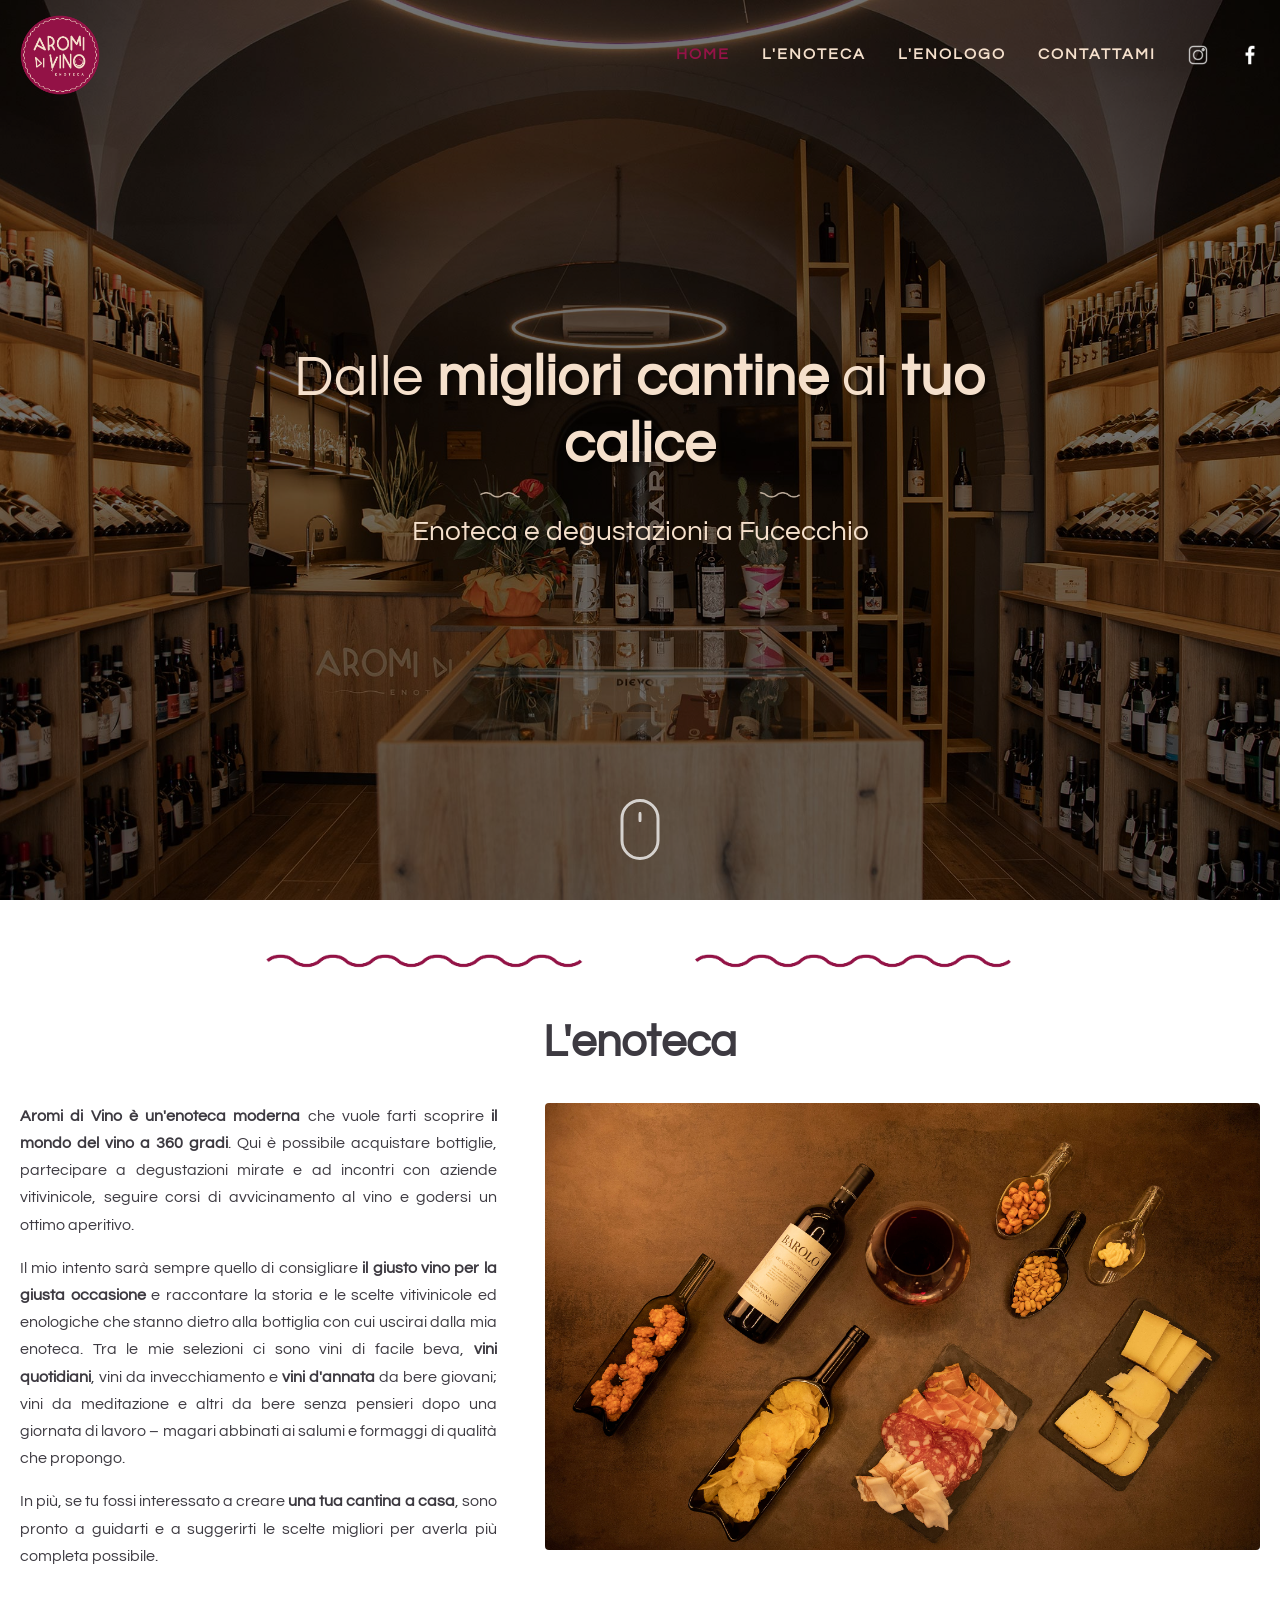
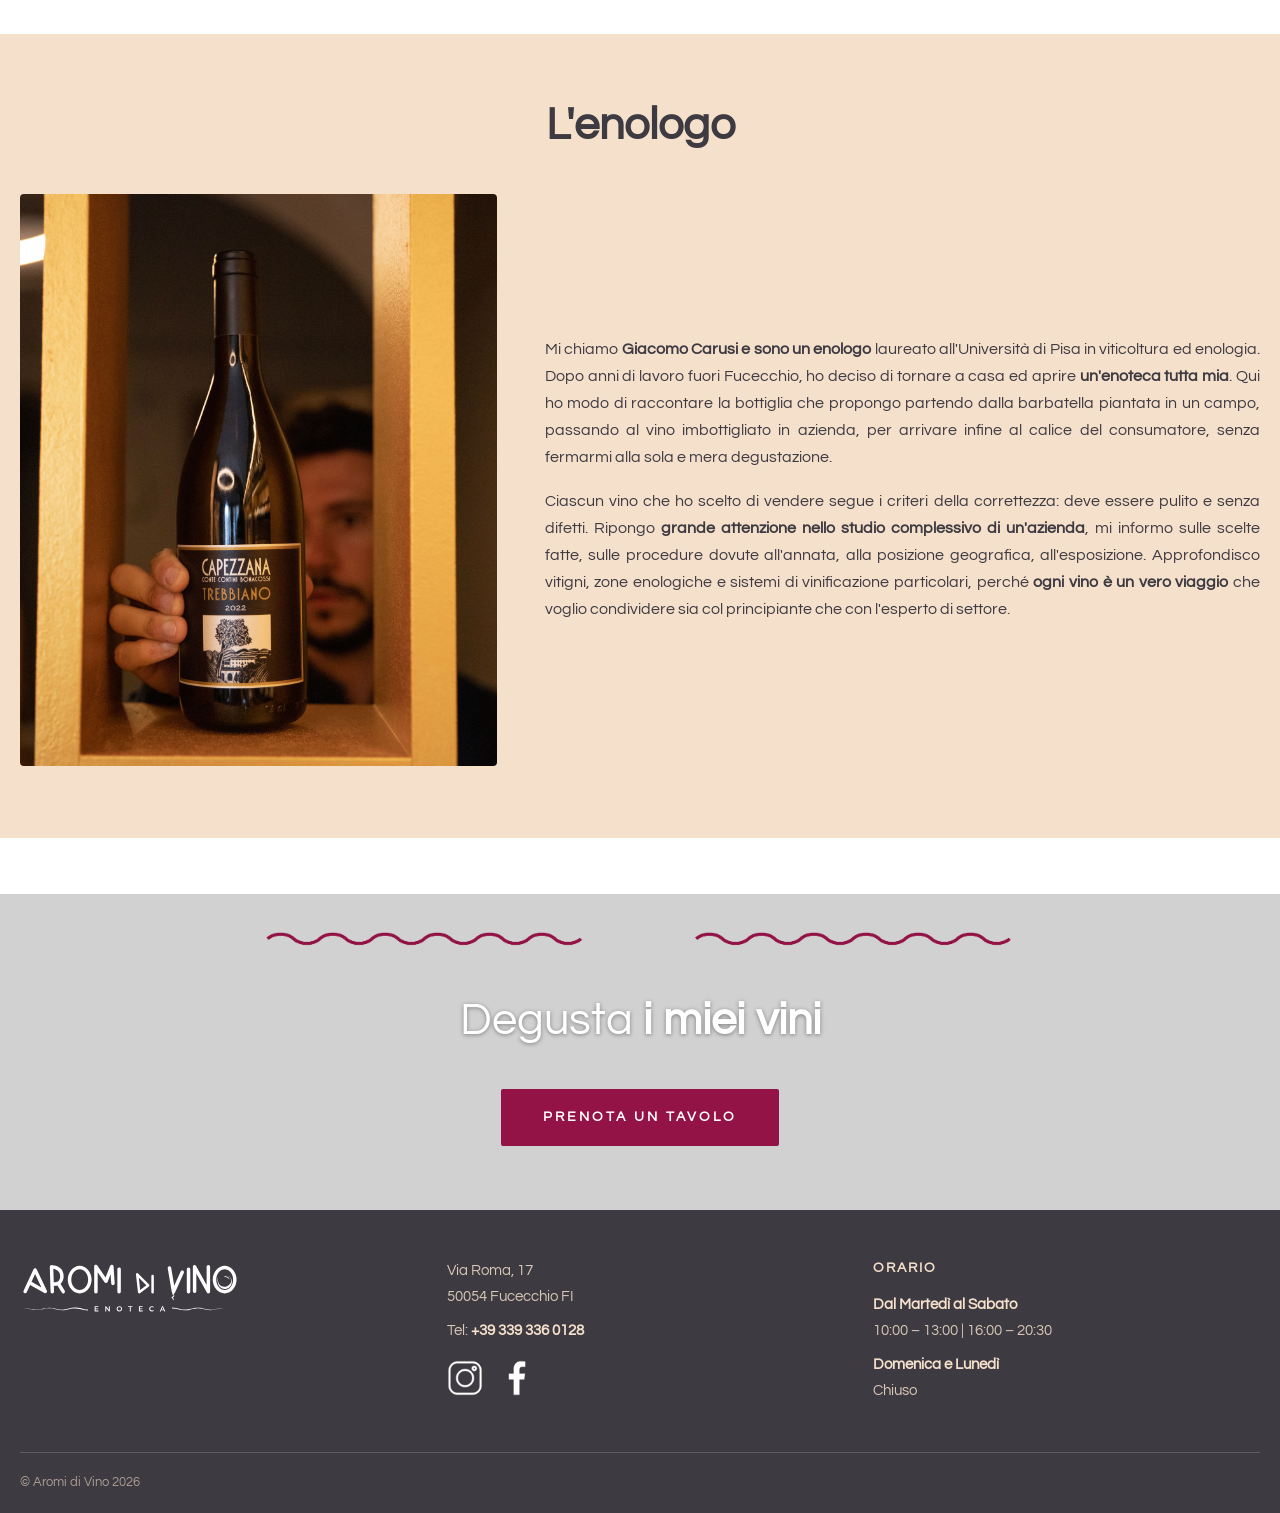
<file: index.html>
<!DOCTYPE html>
<html lang="it">

<head>
  <meta charset="UTF-8">
  <meta name="viewport" content="width=device-width, initial-scale=1.0">

  <!-- SEO -->
  <title>Enoteca Aromi di Vino | Degustazioni, aperitivi e vini di qualità a Fucecchio</title>
  <meta name="description"
    content="Aromi di Vino è un'enoteca moderna a Fucecchio (FI). Acquista vini di qualità, partecipa a degustazioni e incontri con cantine, segui corsi di avvicinamento al vino. Prenota un tavolo su WhatsApp.">
  <meta name="keywords" content="enoteca Fucecchio, vini qualità, degustazioni vino, aperitivo Fucecchio, Aromi di Vino">
  <meta name="author" content="Giacomo Carusi – Aromi di Vino">

  <!-- Open Graph -->
  <meta property="og:title" content="Enoteca Aromi di Vino | Fucecchio">
  <meta property="og:description"
    content="Scopri il mondo del vino a 360 gradi. Acquista bottiglie, degusta e partecipa agli eventi dell'enoteca Aromi di Vino a Fucecchio.">
  <meta property="og:type" content="website">
  <meta property="og:url" content="https://aromidivino.it/">
  <meta property="og:image" content="img/enoteca-e-degustazioni-a-fucecchio.jpg">

  <!-- Favicon (SVG logo) -->
  <link rel="icon" href="img/logo/aromi-di-vino-enoteca-a-fucecchio.svg" type="image/svg+xml">

  <!-- Preconnect for Google Fonts -->
  <link rel="preconnect" href="https://fonts.googleapis.com">
  <link rel="preconnect" href="https://fonts.gstatic.com" crossorigin>

  <!-- CSS -->
  <link rel="stylesheet" href="css/style.css">
</head>

<body>

  <!-- ======================================================
       HEADER
       ====================================================== -->
  <header id="main-header" role="banner">
    <div class="container header-inner">

      <!-- Logo -->
      <a href="#" class="logo-link" aria-label="Aromi di Vino – torna all'inizio">
        <img src="img/logo/logo-aromi-di-vino.png" alt="Logo Enoteca Aromi di Vino" width="590" height="589">
      </a>

      <!-- Desktop navigation -->
      <nav id="desktop-nav" aria-label="Navigazione principale">
        <ul class="nav-links">
          <li><a href="#hero">Home</a></li>
          <li><a href="#enoteca">L'enoteca</a></li>
          <li><a href="#enologo">L'enologo</a></li>
          <li><a href="#contattami">Contattami</a></li>
          <li>
            <a href="https://www.instagram.com/aromi_di_vino" target="_blank" rel="noopener noreferrer"
              class="social-icon" aria-label="Instagram di Aromi di Vino">
              <img src="img/icons/insta.png" alt="Instagram" width="20" height="20">
            </a>
          </li>
          <li>
            <a href="https://www.facebook.com/aromidivino" target="_blank" rel="noopener noreferrer"
              class="social-icon" aria-label="Facebook di Aromi di Vino">
              <img src="img/icons/face-icon.png" alt="Facebook" width="20" height="20">
            </a>
          </li>
        </ul>
      </nav>

      <!-- Hamburger (mobile) -->
      <button id="hamburger-btn" class="hamburger" aria-label="Apri menù" aria-expanded="false"
        aria-controls="mobile-menu">
        <span></span>
        <span></span>
        <span></span>
      </button>

    </div>
  </header>

  <!-- Mobile navigation overlay -->
  <ul id="mobile-menu" class="mobile-menu" role="navigation" aria-label="Navigazione mobile">
    <li><a href="#hero">Home</a></li>
    <li><a href="#enoteca">L'enoteca</a></li>
    <li><a href="#enologo">L'enologo</a></li>
    <li><a href="#contattami">Contattami</a></li>
    <li>
      <a href="https://www.instagram.com/aromi_di_vino" target="_blank" rel="noopener noreferrer"
        class="social-icon" aria-label="Instagram">
        <img src="img/icons/insta.png" alt="Instagram" width="32" height="32">
      </a>
    </li>
    <li>
      <a href="https://www.facebook.com/aromidivino" target="_blank" rel="noopener noreferrer"
        class="social-icon" aria-label="Facebook">
        <img src="img/icons/face-icon.png" alt="Facebook" width="32" height="32">
      </a>
    </li>
  </ul>

  <main id="main-content">

    <!-- ====================================================
         HERO SECTION
         ==================================================== -->
    <section id="hero" aria-label="Sezione principale">
      <div class="hero-content">
        <h1>Dalle <strong>migliori cantine</strong> al <strong>tuo calice</strong></h1>
        <img src="img/riga-chiara.png" alt="" role="presentation" class="hero-divider"
          width="2000" height="70" loading="eager" fetchpriority="high">
        <h2>Enoteca e degustazioni a Fucecchio</h2>
      </div>

      <!-- Scroll-down indicator -->
      <a href="#enoteca" class="scroll-downs" aria-label="Scorri verso il basso">
        <div class="mousey">
          <div class="scroller"></div>
        </div>
      </a>
    </section>

    <!-- ====================================================
         ENOTECA SECTION
         ==================================================== -->
    <section id="enoteca" aria-labelledby="enoteca-heading">
      <!-- Decorative wave (no alt text needed) -->
      <img src="img/onda.png" alt="" role="presentation" class="enoteca-wave"
        width="2000" height="71" loading="lazy">

      <div class="container enoteca-inner">
        <h2 id="enoteca-heading" class="enoteca-title fade-in"><strong>L'enoteca</strong></h2>

        <!-- Full-width photo -->
        <img src="img/enoteca-e-degustazioni-a-fucecchio.jpg"
          alt="Interno dell'enoteca Aromi di Vino a Fucecchio"
          class="enoteca-photo fade-in"
          width="2560" height="1500" loading="lazy">

        <!-- Two-column: text + photo -->
        <div class="enoteca-two-col">
          <div class="enoteca-text fade-in">
            <p><b>Aromi di Vino è un'enoteca moderna</b> che vuole farti scoprire <b>il mondo del vino a 360 gradi</b>.
              Qui è possibile acquistare bottiglie, partecipare a degustazioni mirate e ad incontri con aziende
              vitivinicole, seguire corsi di avvicinamento al vino e godersi un ottimo aperitivo.</p>

            <p>Il mio intento sarà sempre quello di consigliare <b>il giusto vino per la giusta occasione</b> e
              raccontare la storia e le scelte vitivinicole ed enologiche che stanno dietro alla bottiglia con cui
              uscirai dalla mia enoteca. Tra le mie selezioni ci sono vini di facile beva, <b>vini quotidiani</b>, vini
              da invecchiamento e <b>vini d'annata</b> da bere giovani; vini da meditazione e altri da bere senza
              pensieri dopo una giornata di lavoro – magari abbinati ai salumi e formaggi di qualità che propongo.</p>

            <p>In più, se tu fossi interessato a creare <b>una tua cantina a casa</b>, sono pronto a guidarti e a
              suggerirti le scelte migliori per averla più completa possibile.</p>
          </div>

          <div class="fade-in">
            <img src="img/enoteca-fucecchio-aromi-di-vino.jpg"
              alt="Scaffali dell'enoteca Aromi di Vino con vini selezionati"
              width="2560" height="1600" loading="lazy"
              style="width:100%; border-radius:4px; object-fit:cover;">
          </div>
        </div>
      </div>
    </section>

    <!-- ====================================================
         ENOLOGO SECTION
         ==================================================== -->
    <section id="enologo" aria-labelledby="enologo-heading">
      <div class="container">
        <h2 id="enologo-heading" class="enologo-title fade-in">L'enologo</h2>

        <div class="enologo-two-col">
          <!-- Photo -->
          <div class="fade-in">
            <img src="img/foto-giacomo-carusi-enoteca-fucecchio.jpg"
              alt="Giacomo Carusi, enologo e proprietario dell'enoteca Aromi di Vino a Fucecchio"
              class="enologo-photo"
              width="1500" height="1800" loading="lazy">
          </div>

          <!-- Bio text -->
          <div class="enologo-text fade-in">
            <p>Mi chiamo <b>Giacomo Carusi e sono un enologo</b> laureato all'Università di Pisa in viticoltura ed
              enologia. Dopo anni di lavoro fuori Fucecchio, ho deciso di tornare a casa ed aprire
              <b>un'enoteca tutta mia</b>. Qui ho modo di raccontare la bottiglia che propongo partendo dalla
              barbatella piantata in un campo, passando al vino imbottigliato in azienda, per arrivare infine al
              calice del consumatore, senza fermarmi alla sola e mera degustazione.</p>

            <p>Ciascun vino che ho scelto di vendere segue i criteri della correttezza: deve essere pulito e senza
              difetti. Ripongo <b>grande attenzione nello studio complessivo di un'azienda</b>, mi informo sulle scelte
              fatte, sulle procedure dovute all'annata, alla posizione geografica, all'esposizione. Approfondisco
              vitigni, zone enologiche e sistemi di vinificazione particolari, perché <b>ogni vino è un vero
                viaggio</b> che voglio condividere sia col principiante che con l'esperto di settore.</p>
          </div>
        </div>
      </div>
    </section>

    <!-- ====================================================
         CONTATTAMI / CTA SECTION
         ==================================================== -->
    <section id="contattami" aria-labelledby="contattami-heading">
      <!-- Decorative wave -->
      <img src="img/onda.png" alt="" role="presentation" class="contattami-wave"
        width="2000" height="71" loading="lazy">

      <div class="container contattami-inner">
        <h2 id="contattami-heading" class="contattami-title fade-in">
          Degusta <strong>i miei vini</strong>
        </h2>

        <a id="prenota-tavolo-btn"
          href="https://wa.me/+393393360128"
          target="_blank"
          rel="noopener noreferrer"
          class="btn-cta fade-in"
          aria-label="Prenota un tavolo su WhatsApp">
          PRENOTA UN TAVOLO
        </a>
      </div>
    </section>

  </main>

  <!-- ======================================================
       FOOTER
       ====================================================== -->
  <footer id="main-footer" role="contentinfo">
    <div class="container">
      <div class="footer-top">

        <!-- Logo -->
        <div class="footer-logo fade-in">
          <a href="#" aria-label="Aromi di Vino – torna all'inizio">
            <img src="img/logo/aromi-di-vino-enoteca-a-fucecchio.svg"
              alt="Logo testuale Aromi di Vino – Enoteca a Fucecchio"
              width="752" height="202" loading="lazy">
          </a>
        </div>

        <!-- Address, phone, social -->
        <div class="footer-info fade-in">
          <p>Via Roma, 17<br>50054 Fucecchio FI</p>
          <p>Tel: <strong><a href="tel:+393393360128" aria-label="Chiama il numero 339 336 0128">+39 339 336
                0128</a></strong></p>

          <div class="footer-social">
            <a href="https://www.instagram.com/aromi_di_vino" target="_blank" rel="noopener noreferrer"
              aria-label="Seguici su Instagram">
              <img src="img/icons/insta.png" alt="Instagram" width="50" height="50" loading="lazy">
            </a>
            <a href="https://www.facebook.com/aromidivino" target="_blank" rel="noopener noreferrer"
              aria-label="Seguici su Facebook">
              <img src="img/icons/face-icon.png" alt="Facebook" width="50" height="50" loading="lazy">
            </a>
          </div>
        </div>

        <!-- Hours -->
        <div class="footer-hours fade-in">
          <h4>Orario</h4>
          <p><strong>Dal Martedì al Sabato</strong><br>10:00 – 13:00 | 16:00 – 20:30</p>
          <p><strong>Domenica e Lunedì</strong><br>Chiuso</p>
        </div>

      </div><!-- /.footer-top -->

      <!-- Bottom bar -->
      <div class="footer-bottom">
        <p>© Aromi di Vino <span id="footer-year"></span></p>
      </div>
    </div>
  </footer>

  <!-- JS -->
  <script src="js/main.js" defer></script>

</body>

</html>
</file>
<file: css/style.css>
/* ============================================================
   Aromi di Vino — style.css
   Mobile-first, vanilla CSS
   ============================================================ */

/* @import deve essere la prima dichiarazione del foglio */
@import url('https://fonts.googleapis.com/css2?family=Questrial&display=swap');

/* ---------- Custom scrollbar ---------- */
::-webkit-scrollbar {
  width: 8px;
}

::-webkit-scrollbar-track {
  background: #3d3a41;
}

::-webkit-scrollbar-thumb {
  background-color: #931346;
  border-radius: 4px;
  border: 2px solid #3d3a41;
}

::-webkit-scrollbar-thumb:hover {
  background-color: #7a0e38;
}

/* ---------- Custom properties (design tokens) ---------- */
:root {
  --color-cream: #f5e0cc;
  --color-wine: #941347;
  --color-dark: #3d3a41;
  --color-bg-hero: rgba(0, 0, 0, 0.55);
  --color-bg-enoteca: #ffffff;
  --color-bg-enologo: #f5e0cc;
  --color-bg-contact: #f5e0cc;
  --color-bg-footer: #3d3a41;

  --font-main: 'Questrial', Helvetica, Arial, Lucida, sans-serif;
  --max-width: 1280px;
  --nav-height: 80px;

  --transition: 0.3s ease;

  /* Firefox scrollbar */
  scrollbar-width: thin;
  scrollbar-color: #931346 #3d3a41;
}

/* ---------- Reset & base ---------- */
*,
*::before,
*::after {
  box-sizing: border-box;
  margin: 0;
  padding: 0;
}

html {
  scroll-behavior: smooth;
  font-size: 16px;
}

body {
  font-family: var(--font-main);
  color: var(--color-dark);
  line-height: 1.6;
  background: #fff;
  overflow-x: hidden;
}

img {
  max-width: 100%;
  height: auto;
  display: block;
}

a {
  color: var(--color-wine);
  text-decoration: none;
  transition: opacity var(--transition);
}

a:hover {
  opacity: 0.8;
}

/* ---------- Container ---------- */
.container {
  width: 100%;
  max-width: var(--max-width);
  margin-inline: auto;
  padding-inline: 1.25rem;
}

/* ============================================================
   HEADER / NAVBAR
   ============================================================ */
#main-header {
  position: fixed;
  top: 0;
  left: 0;
  width: 100%;
  z-index: 1000;
  background: transparent;
  transition: background 0.4s ease, box-shadow 0.4s ease;
}

#main-header.scrolled {
  background: rgba(61, 58, 65, 0.96);
  box-shadow: 0 2px 12px rgba(0, 0, 0, 0.4);
}

/* Header-inner: più alto quando non scrolled (top of page) */
.header-inner {
  display: flex;
  align-items: center;
  justify-content: space-between;
  height: 110px;
  transition: height 0.4s ease;
}

#main-header.scrolled .header-inner {
  height: var(--nav-height); /* 80px — torna compatto */
}

/* Logo — si rimpicciolisce al scroll */
.logo-link img {
  height: 80px;
  width: auto;
  object-fit: contain;
  transition: height 0.4s ease, opacity 0.3s ease;
}

#main-header.scrolled .logo-link img {
  height: 52px;
}

.logo-link:hover img {
  opacity: 0.85;
}

/* Desktop nav */
.nav-links {
  display: none;
  list-style: none;
  gap: 2rem;
  align-items: center;
}

.nav-links a {
  color: var(--color-cream);
  font-weight: 700;
  font-size: 1rem; /* più grande quando non scrolled */
  letter-spacing: 2px;
  text-transform: uppercase;
  text-decoration: none;
  transition: color var(--transition), font-size 0.4s ease;
}

#main-header.scrolled .nav-links a {
  font-size: 0.82rem; /* compatto al scroll */
}

.nav-links a:hover,
.nav-links a.active {
  color: var(--color-wine);
}

/* Social icons in nav */
.nav-links .social-icon img {
  width: 20px;
  height: 20px;
  filter: brightness(0) invert(1);
  transition: filter var(--transition);
  vertical-align: middle;
}

.nav-links .social-icon:hover img {
  filter: brightness(0) invert(0) sepia(1) hue-rotate(300deg) saturate(3);
}

/* Hamburger */
.hamburger {
  display: flex;
  flex-direction: column;
  gap: 5px;
  background: none;
  border: none;
  cursor: pointer;
  padding: 6px;
  align-items: center;
  justify-content: center;
}

.hamburger span {
  display: block;
  width: 26px;
  height: 2px;
  background: var(--color-cream);
  border-radius: 2px;
  transition: transform var(--transition), opacity var(--transition);
}

.hamburger.open span:nth-child(1) {
  transform: translateY(7px) rotate(45deg);
}

.hamburger.open span:nth-child(2) {
  opacity: 0;
}

.hamburger.open span:nth-child(3) {
  transform: translateY(-7px) rotate(-45deg);
}

/* Mobile menu */
.mobile-menu {
  position: fixed;
  top: 0;
  left: 0;
  width: 100%;
  height: 100%;
  background: rgba(61, 58, 65, 0.97);
  display: flex;
  flex-direction: column;
  align-items: center;
  justify-content: center;
  gap: 2rem;
  list-style: none;
  z-index: 999;
  opacity: 0;
  pointer-events: none;
  transition: opacity var(--transition);
}

.mobile-menu.open {
  opacity: 1;
  pointer-events: all;
}

.mobile-menu a {
  color: var(--color-cream);
  font-weight: 700;
  font-size: 1.5rem;
  letter-spacing: 3px;
  text-transform: uppercase;
  text-decoration: none;
  transition: color var(--transition);
}

.mobile-menu a:hover {
  color: var(--color-wine);
}

/* Mobile social */
.mobile-menu .social-icon img {
  width: 32px;
  height: 32px;
  filter: brightness(0) invert(1);
}

/* ---------- Tablet: show desktop nav ---------- */
@media (min-width: 768px) {
  .nav-links {
    display: flex;
  }

  .hamburger {
    display: none;
  }
}

/* ============================================================
   HERO SECTION
   ============================================================ */
#hero {
  position: relative;
  min-height: 100svh;
  display: flex;
  align-items: center;
  justify-content: center;
  background-image: url('../img/enoteca-e-degustazioni-a-fucecchio.jpg');
  background-size: cover;
  background-position: center;
  background-attachment: fixed;
  /* parallax feel */
}

/* Dark overlay */
#hero::before {
  content: '';
  position: absolute;
  inset: 0;
  background: rgba(0, 0, 0, 0.55);
}

.hero-content {
  position: relative;
  z-index: 1;
  text-align: center;
  padding: 2rem 1.25rem;
  max-width: 800px;
}

.hero-content h1 {
  font-weight: 300;
  font-size: clamp(2rem, 6vw, 3.5rem);
  color: var(--color-cream);
  letter-spacing: 1px;
  line-height: 1.2;
  text-shadow: 0.08em 0.08em 0.08em rgba(0, 0, 0, 0.4);
  margin-bottom: 0.5rem;
}

.hero-content h1 strong {
  font-weight: 700;
}

/* ---- hero-divider: stretta e centrata, coerente con le wave ---- */
.hero-divider {
  width: 60%;
  max-width: 320px;
  margin: 0.6rem auto;
  opacity: 0.75;
}

/* h1 più grande su mobile */
@media (max-width: 767px) {
  .hero-content h1 {
    font-size: clamp(2.4rem, 9vw, 3.2rem);
  }
}

.hero-content h2 {
  font-weight: 300;
  font-size: clamp(1.1rem, 3vw, 1.75rem);
  color: var(--color-cream);
  text-align: center;
  margin-top: 0;
}

/* Scroll-down mouse animation */
.scroll-downs {
  position: absolute;
  bottom: 2.5rem;
  left: 50%;
  transform: translateX(-50%);
  z-index: 2;
}

.mousey {
  width: 3px;
  padding: 10px 15px;
  height: 35px;
  border: 3px solid #fff;
  border-radius: 25px;
  opacity: 0.75;
  box-sizing: content-box;
}

.scroller {
  width: 3px;
  height: 10px;
  border-radius: 25%;
  background-color: #fff;
  animation: scroll-anim 2.2s cubic-bezier(.15, .41, .69, .94) infinite;
}

@keyframes scroll-anim {
  0% {
    opacity: 0;
  }

  10% {
    transform: translateY(0);
    opacity: 1;
  }

  100% {
    transform: translateY(15px);
    opacity: 0;
  }
}

/* Mobile: disable fixed bg (perf + iOS compat) */
@media (max-width: 767px) {
  #hero {
    background-attachment: scroll;
  }
}

/* h1 hero più grande su mobile — già definito sopra, qui aggiungiamo h2 */
@media (max-width: 767px) {
  .hero-content h2 {
    font-size: clamp(1.25rem, 4.5vw, 1.65rem);
  }
}

/* ============================================================
   SECTION COMMON
   ============================================================ */
.section {
  padding: 4rem 0;
}

.section-title {
  font-size: clamp(2rem, 5vw, 2.8rem);
  font-weight: 700;
  color: var(--color-dark);
  margin-bottom: 1.5rem;
  text-align: center;
}

/* Titoli sezione più grandi su mobile */
@media (max-width: 767px) {
  .enoteca-title,
  .enologo-title,
  .contattami-title,
  .section-title {
    font-size: clamp(2.1rem, 8vw, 2.6rem);
  }
}

.wave-divider {
  width: 100%;
  margin-bottom: 1.5rem;
}

/* ============================================================
   ENOTECA SECTION
   ============================================================ */
#enoteca {
  background-color: var(--color-bg-enoteca);
  padding-top: 0;
  /* wave sits at top */
}

/* Wave decorativa: stretta e centrata, stessa logica del hero-divider */
.enoteca-wave,
.contattami-wave {
  display: block;
  width: 60%;
  margin-inline: auto;
}

/* Gap specifici per ogni sezione */
.enoteca-wave {
  margin-top: 3rem;
  margin-bottom: 0;
}

.enoteca-inner {
  padding: 2rem 1.25rem 4rem;
  /* padding laterale incluso su mobile */
}

.enoteca-title {
  font-size: clamp(1.9rem, 5vw, 2.8rem);
  font-weight: 700;
  color: var(--color-dark);
  margin-bottom: 1.5rem;
  text-align: center;
}

/* enoteca-photo: solo mobile, nascosta su desktop */
.enoteca-photo {
  display: block;
  width: 100%;
  border-radius: 4px;
  margin-bottom: 2rem;
  object-fit: cover;
  max-height: 420px;
}

/* Two-column layout on tablet+ */
.enoteca-two-col {
  display: grid;
  grid-template-columns: 1fr;
  gap: 2rem;
  align-items: start;
}

@media (min-width: 768px) {
  .enoteca-photo {
    display: none;
  }

  .enoteca-two-col {
    grid-template-columns: 2fr 3fr;
    gap: 3rem;
  }
}

.enoteca-text p {
  text-align: justify;
  margin-bottom: 1rem;
  line-height: 1.7;
  font-size: 1rem;
}

.enoteca-text p:last-child {
  margin-bottom: 0;
}

/* ============================================================
   ENOLOGO SECTION
   ============================================================ */
#enologo {
  background-color: var(--color-bg-enologo);
  padding: 3.5rem 0 4.5rem;
}

.enologo-title {
  font-size: clamp(1.9rem, 5vw, 2.8rem);
  font-weight: 700;
  color: var(--color-dark);
  margin-bottom: 2rem;
  text-align: center;
}

.enologo-two-col {
  display: grid;
  grid-template-columns: 1fr;
  gap: 2rem;
  align-items: start;
}

@media (min-width: 768px) {
  .enologo-two-col {
    grid-template-columns: 2fr 3fr;
    gap: 3rem;
    align-items: center;
  }
}

.enologo-photo {
  width: 100%;
  border-radius: 4px;
  object-fit: cover;
}

.enologo-text p {
  text-align: justify;
  margin-bottom: 1rem;
  line-height: 1.7;
  font-size: 1rem;
}

.enologo-text p:last-child {
  margin-bottom: 0;
}

/* ============================================================
   CONTATTAMI / CTA SECTION
   ============================================================ */
#contattami {
  position: relative;
  padding-top: 0;
  /* Background image con overlay scuro come l'hero */
  background-image: url('../img/bg-ambient.jpg');
  background-size: cover;
  background-position: center;
  background-attachment: fixed;
}

/* Overlay leggerissimo — lascia respirare la foto */
#contattami::before {
  content: '';
  position: absolute;
  inset: 0;
  background: rgba(0, 0, 0, 0.18);
  pointer-events: none;
  z-index: 0;
}

/* La wave e il contenuto devono stare sopra l'overlay */
.contattami-wave {
  position: relative;
  z-index: 1;
  margin-top: 3.5rem;
  /* padding visivo sopra la wave nella sezione contatti */
  margin-bottom: 0;
  padding-top: 2rem;
}

.contattami-inner {
  position: relative;
  z-index: 1;
  padding: 2rem 1.25rem 4rem;
  text-align: center;
}

@media (max-width: 767px) {
  #contattami {
    background-attachment: scroll;
  }
}

/* Testo bianco su sfondo scuro */
.contattami-title {
  font-size: clamp(1.9rem, 5vw, 2.8rem);
  font-weight: 300;
  color: #fff;
  margin-bottom: 2rem;
  text-align: center;
  text-shadow: 0 1px 4px rgba(0, 0, 0, 0.4);
}

.contattami-title strong {
  font-weight: 700;
}

/* CTA Button */
.btn-cta {
  display: inline-block;
  padding: 1rem 2.5rem;
  background: #931346;
  border: 2px solid #931346;
  color: #fff;
  font-family: var(--font-main);
  font-size: 0.85rem;
  font-weight: 700;
  letter-spacing: 3px;
  text-transform: uppercase;
  text-decoration: none;
  border-radius: 2px;
  cursor: pointer;
  transition: background var(--transition), border-color var(--transition), transform var(--transition), box-shadow var(--transition);
}

.btn-cta:hover {
  background: #7a0e38;
  border-color: #7a0e38;
  transform: translateY(-2px);
  box-shadow: 0 6px 20px rgba(147, 19, 70, 0.4);
  opacity: 1;
}

/* ============================================================
   FOOTER
   ============================================================ */
#main-footer {
  background-color: var(--color-bg-footer);
  color: var(--color-cream);
  padding: 3rem 0 0;
}

.footer-top {
  display: grid;
  grid-template-columns: 1fr;
  gap: 2.5rem;
  padding-bottom: 2.5rem;
  /* Centro tutto su mobile */
  text-align: center;
}

@media (min-width: 640px) {
  .footer-top {
    grid-template-columns: repeat(2, 1fr);
    text-align: left;
  }
}

@media (min-width: 900px) {
  .footer-top {
    grid-template-columns: repeat(3, 1fr);
  }
}

/* Footer logo */
.footer-logo img {
  max-width: 220px;
  width: 100%;
  /* SVG è scuro: lo invertiamo per il footer scuro */
  filter: brightness(0) invert(1);
  /* Centro su mobile, allinea a sinistra su desktop */
  margin-inline: auto;
}

@media (min-width: 640px) {
  .footer-logo img {
    margin-inline: 0;
  }
}

/* Footer info */
.footer-info h4,
.footer-hours h4 {
  color: var(--color-cream);
  font-size: 0.85rem;
  letter-spacing: 2px;
  text-transform: uppercase;
  margin-bottom: 0.75rem;
}

.footer-info p,
.footer-hours p {
  font-size: 0.95rem;
  line-height: 1.7;
  margin-bottom: 0.5rem;
  color: rgba(245, 224, 204, 0.85);
}

.footer-info a {
  color: var(--color-cream);
  transition: color var(--transition);
}

.footer-info a:hover {
  color: #fff;
  opacity: 1;
}

.footer-social {
  display: flex;
  gap: 1rem;
  margin-top: 1rem;
  justify-content: center;
  /* Centro su mobile */
}

@media (min-width: 640px) {
  .footer-social {
    justify-content: flex-start;
  }
}

.footer-social a img {
  width: 36px;
  height: 36px;
  transition: transform var(--transition), filter var(--transition);
  filter: brightness(0) invert(1);
}

.footer-social a:hover img {
  transform: scale(1.15);
  filter: brightness(0) invert(1) sepia(0.3);
}

/* Footer hours */
.footer-hours strong {
  color: var(--color-cream);
}

/* Footer bottom bar */
.footer-bottom {
  border-top: 1px solid rgba(245, 224, 204, 0.2);
  padding: 1.25rem 0;
  display: flex;
  flex-direction: column;
  align-items: center;
  gap: 0.4rem;
  text-align: center;
}

@media (min-width: 640px) {
  .footer-bottom {
    flex-direction: row;
    justify-content: space-between;
  }
}

.footer-bottom p {
  font-size: 0.8rem;
  color: rgba(245, 224, 204, 0.6);
}

.footer-bottom a {
  color: rgba(245, 224, 204, 0.6);
  transition: color var(--transition);
}

.footer-bottom a:hover {
  color: var(--color-cream);
  opacity: 1;
}

/* ============================================================
   ANIMATIONS (intersection observer)
   ============================================================ */
.fade-in {
  opacity: 0;
  transform: translateY(24px);
  transition: opacity 0.7s ease, transform 0.7s ease;
}

.fade-in.visible {
  opacity: 1;
  transform: translateY(0);
}

/* stagger for children */
.fade-in:nth-child(2) {
  transition-delay: 0.15s;
}

.fade-in:nth-child(3) {
  transition-delay: 0.3s;
}
</file>
